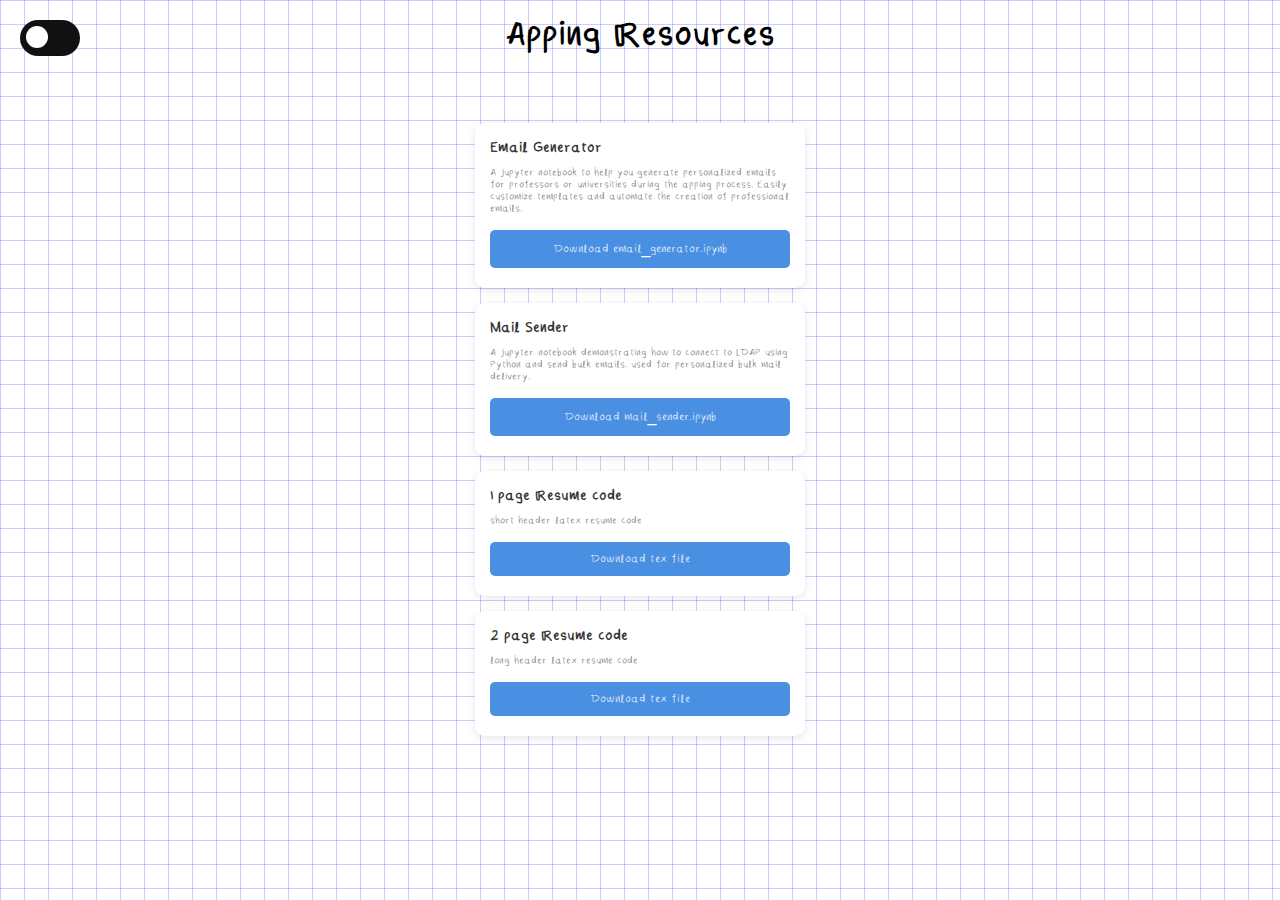
<file: apping_resources.html>
<!DOCTYPE html>
<html lang="en">

<head>
    <meta charset="UTF-8">
    <meta name="viewport" content="width=device-width, initial-scale=1.0">
    <title>Apping Resources</title>
    <link rel="stylesheet" href="style.css">
    <style>
        .container {
            display: flex;
            flex-wrap: wrap;
            justify-content: center;
            padding: 20px;
        }

        .note-card {
            background: white;
            border-radius: 10px;
            box-shadow: 0 2px 8px rgba(0, 0, 0, 0.1);
            margin: 15px;
            padding: 15px;
            width: 300px;
            transition: transform 0.3s ease;
        }

        .note-card:hover {
            transform: scale(1.05);
        }

        .note-title {
            font-size: 1.25rem;
            font-weight: bold;
            margin-bottom: 10px;
            color: #333;
        }

        .note-description {
            font-size: 0.9rem;
            color: #666;
            margin-bottom: 10px;
        }

        .note-link {
            text-decoration: none;
            background: #4a90e2;
            color: white;
            padding: 10px 15px;
            border-radius: 5px;
            display: inline-block;
            text-align: center;
            transition: background 0.3s ease;
            margin: 5px 0;
        }

        .note-link:hover {
            background: #357ab8;
        }

        .note-links {
            display: flex;
            flex-direction: column;
        }
    </style>
</head>

<body>
    <div class="toggle-container">
        <input type="checkbox" class="checkbox" id="checkbox">
        <label for="checkbox" class="checkbox-label">
            <i class="fas fa-moon"></i>
            <i class="fas fa-sun"></i>
            <span class="ball"></span>
        </label>
    </div>

    <header>
        <h1>Apping Resources</h1>
    </header>
    
    <div class="container">
        <div class="notes-box">

            <div class="note-card">
                <div class="note-title">Email Generator</div>
                <div class="note-description">A Jupyter notebook to help you generate personalized emails for professors or universities during the apping process. Easily customize templates and automate the creation of professional emails.</div>
                <div class="note-links">
                    <a href="apping_code/email_generator.ipynb" target="_blank" class="note-link">Download email_generator.ipynb</a>
                </div>
            </div>

            <div class="note-card">
                <div class="note-title">Mail Sender</div>
                <div class="note-description">A Jupyter notebook demonstrating how to connect to LDAP using Python and send bulk emails. Used for personalized bulk mail delivery.</div>
                <div class="note-links">
                    <a href="apping_code/mail_sender.ipynb" target="_blank" class="note-link">Download mail_sender.ipynb</a>
                </div>
            </div>
            <div class="note-card">
                <div class="note-title">1 page Resume code</div>
                <div class="note-description">short header latex resume code</div>
                <div class="note-links">
                    <a href="apping_code/main.tex" target="_blank" class="note-link">Download tex file</a>
                </div>
            </div>
            <div class="note-card">
                <div class="note-title">2 page Resume code</div>
                <div class="note-description">long header latex resume code</div>
                <div class="note-links">
                    <a href="apping_code/main-2.tex" target="_blank" class="note-link">Download tex file</a>
                </div>
            </div>

        </div>
    </div>



    <script>
        const checkbox = document.getElementById("checkbox");
        checkbox.addEventListener("change", () => {
            document.body.classList.toggle("dark-mode");
        });
    </script>
</body>

</html>
</file>
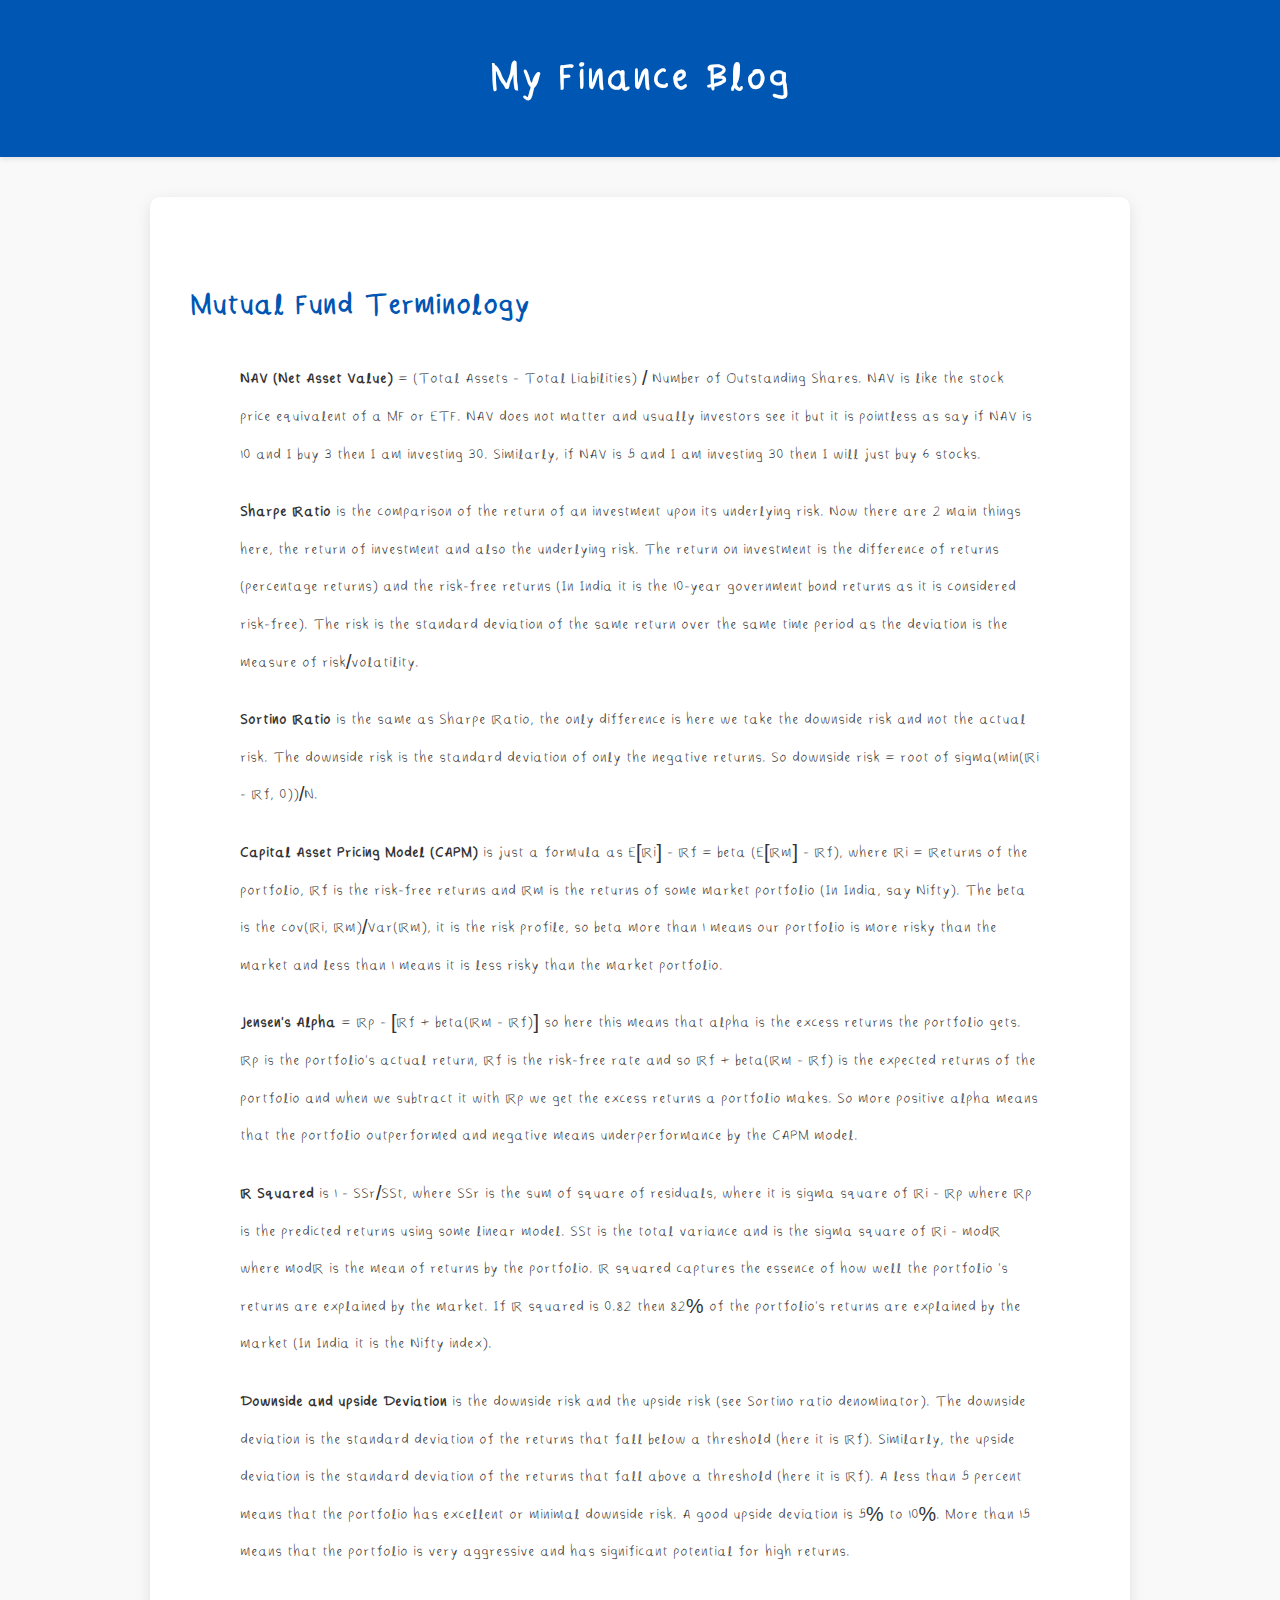
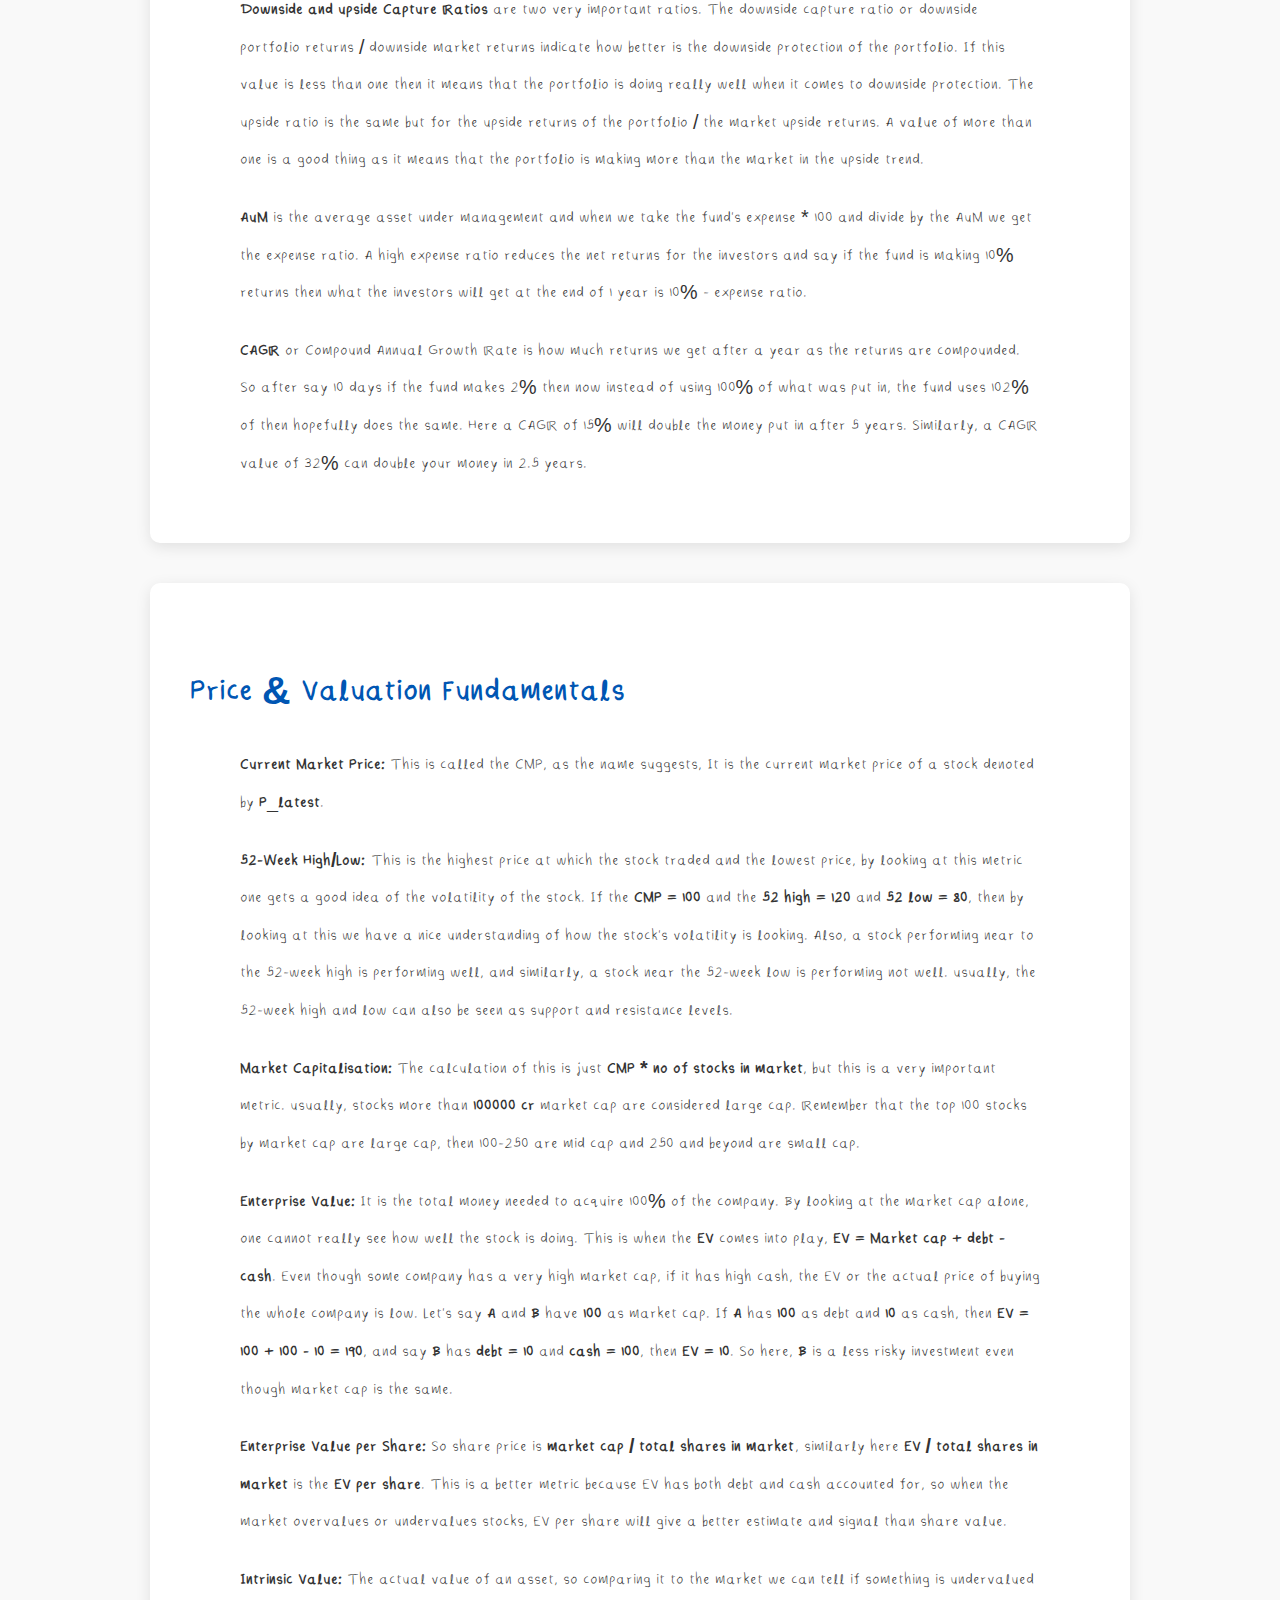
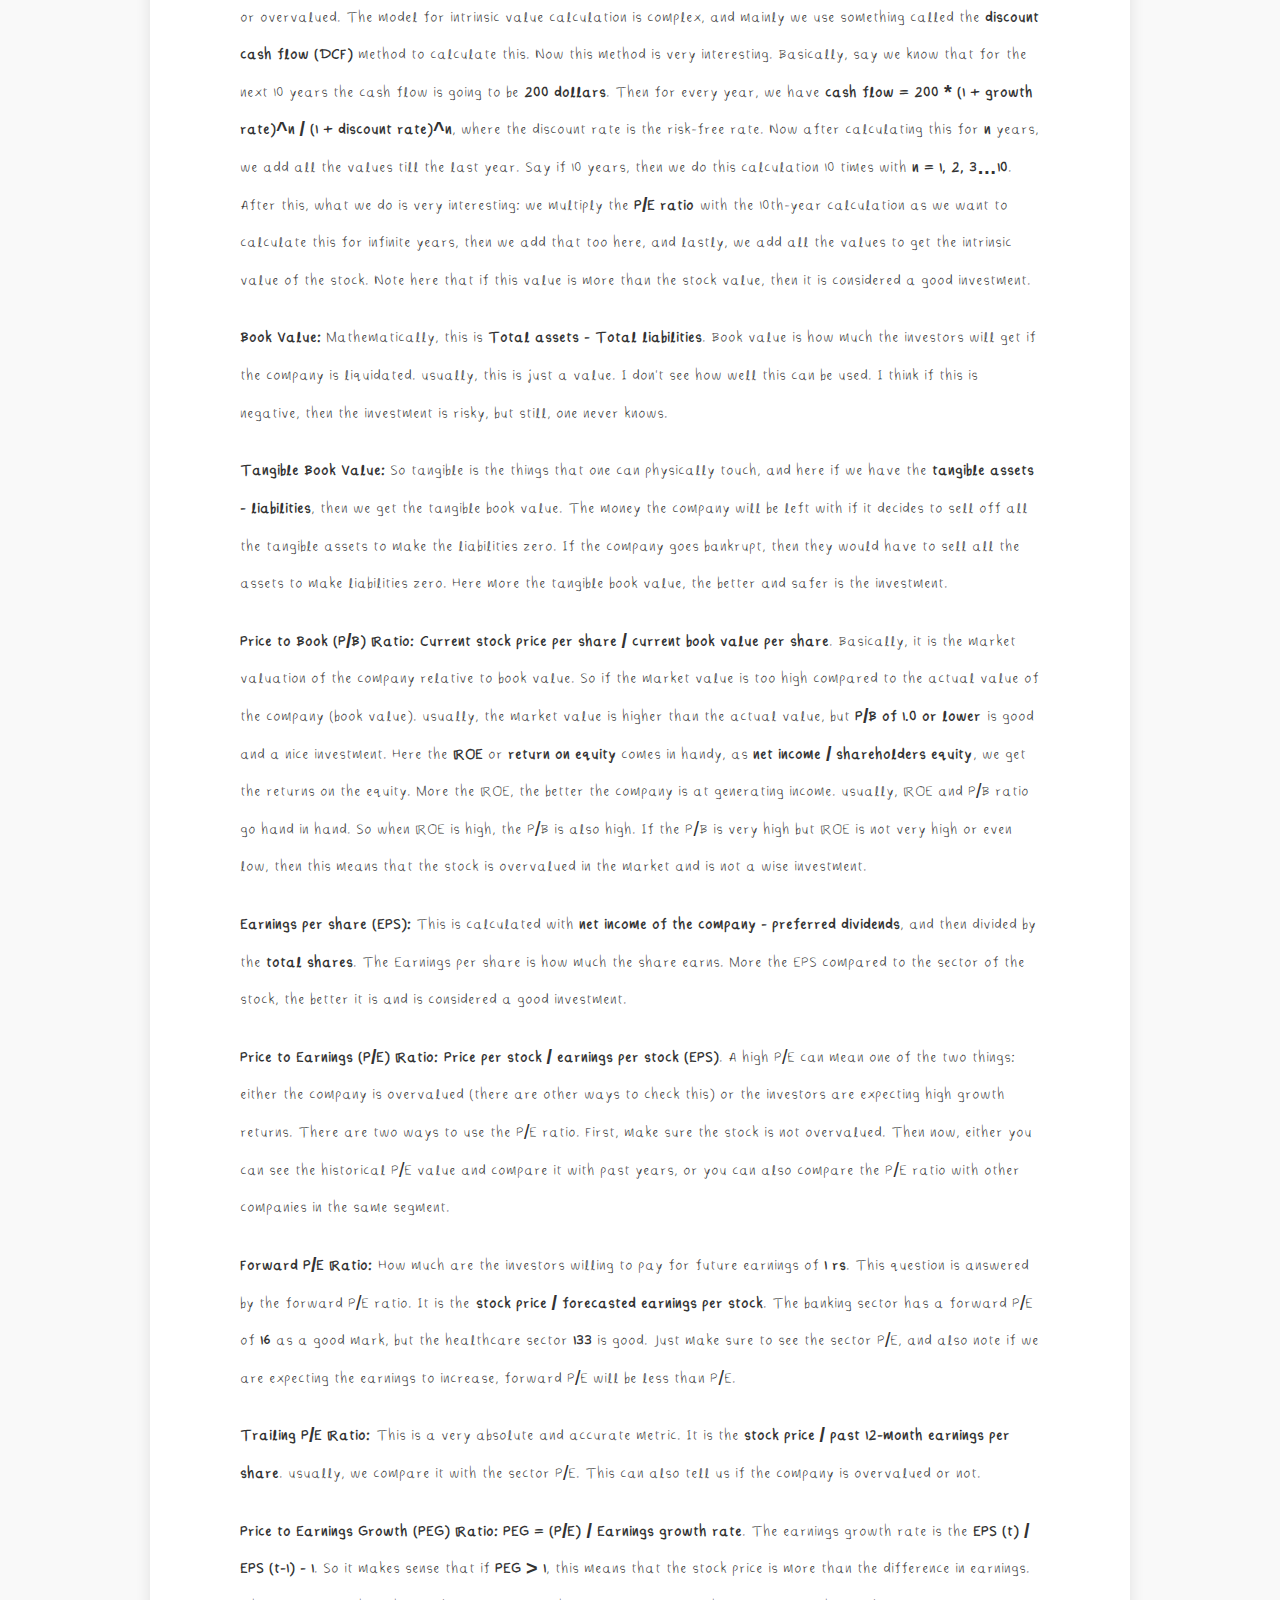
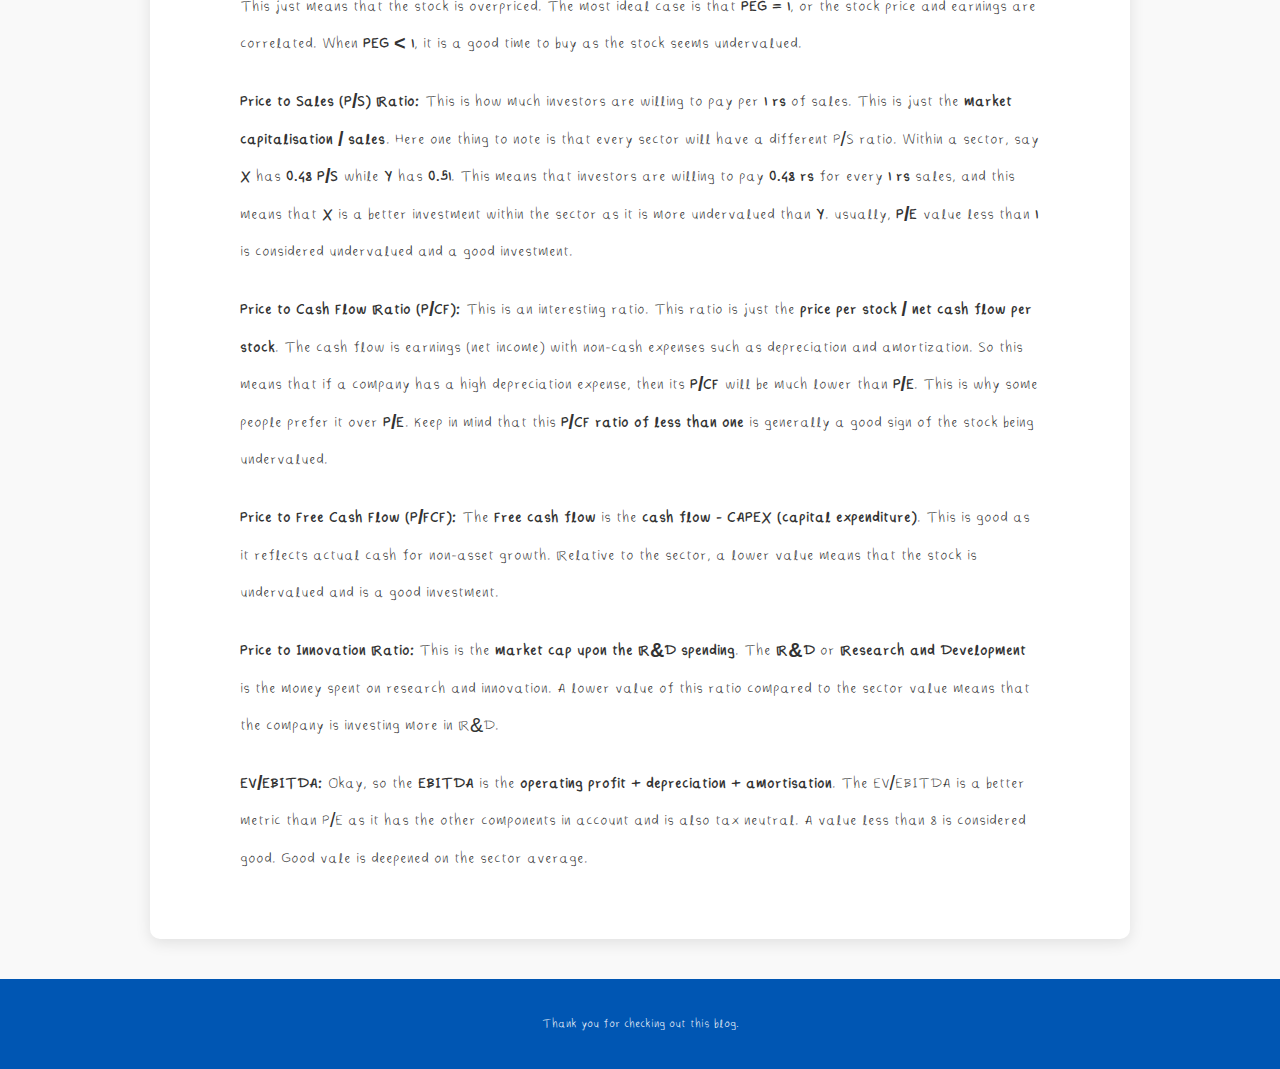
<file: blog.html>
<!DOCTYPE html>
<html lang="en">
<head>
    <meta charset="UTF-8">
    <meta name="viewport" content="width=device-width, initial-scale=1.0">
    <title>My Finance Blog</title>
    <style>
        @font-face {
            font-family: 'CustomFont';
            src: url('your-font.ttf') format('truetype');
        }

        body {
            font-family: 'CustomFont', 'Helvetica Neue', Arial, sans-serif;
            line-height: 1.8; /* Increased line height for better readability */
            margin: 0;
            padding: 0;
            background-color: #f9f9f9;
            color: #333; /* Darker text for better contrast */
            font-size: 18px; /* Increased base font size */
        }
        
        header {
            background: #0056b3;
            color: #fff;
            padding: 30px 0;
            text-align: center;
            box-shadow: 0 2px 5px rgba(0, 0, 0, 0.1);
        }
        
        h1 {
            margin: 0;
            font-size: 3em; /* Larger heading size */
            letter-spacing: 1px;
        }
        
        .container {
            max-width: 900px; /* Increased container width for larger text */
            margin: 40px auto;
            padding: 40px; /* More padding for better spacing */
            background: #fff;
            border-radius: 10px;
            box-shadow: 0 4px 15px rgba(0, 0, 0, 0.1);
            transition: box-shadow 0.3s ease;
        }
        
        .container:hover {
            box-shadow: 0 8px 30px rgba(0, 0, 0, 0.15);
        }
        
        footer {
            text-align: center;
            padding: 15px 0;
            background: #0056b3;
            color: #fff;
            position: relative;
            bottom: 0;
            width: 100%;
            font-size: 16px; /* Adjusted footer text size */
        }
        
        .content {
            margin-top: 30px;
        }
        
        .content h2 {
            color: #0056b3;
            margin-bottom: 20px; /* More spacing below headings */
            font-size: 2.2em; /* Larger subheading size */
        }
        
        .content p {
            margin: 20px 0; /* More spacing between paragraphs */
            line-height: 1.9; /* Increased line height for better readability */
            color: #333; /* Darker text color for better contrast */
            font-size: 1.1em; /* Larger paragraph text */
            max-width: 800px; /* Limit line length for better readability */
            margin-left: auto;
            margin-right: auto;
        }
    </style>
</head>
<body>
<header>
    <h1>My Finance Blog</h1>
</header>

<div class="container">
    <div class="content">
        <h2>Mutual Fund Terminology</h2>
        <p><strong>NAV (Net Asset Value)</strong> = (Total Assets - Total Liabilities) / Number of Outstanding Shares. NAV is like the stock price equivalent of a MF or ETF. NAV does not matter and usually investors see it but it is pointless as say if NAV is 10 and I buy 3 then I am investing 30. Similarly, if NAV is 5 and I am investing 30 then I will just buy 6 stocks.</p>

        <p><strong>Sharpe Ratio</strong> is the comparison of the return of an investment upon its underlying risk. Now there are 2 main things here, the return of investment and also the underlying risk. The return on investment is the difference of returns (percentage returns) and the risk-free returns (In India it is the 10-year government bond returns as it is considered risk-free). The risk is the standard deviation of the same return over the same time period as the deviation is the measure of risk/volatility.</p>

        <p><strong>Sortino Ratio</strong> is the same as Sharpe Ratio, the only difference is here we take the downside risk and not the actual risk. The downside risk is the standard deviation of only the negative returns. So downside risk = root of sigma(min(Ri - Rf, 0))/N.</p>

        <p><strong>Capital Asset Pricing Model (CAPM)</strong> is just a formula as E[Ri] - Rf = beta (E[Rm] - Rf), where Ri = Returns of the portfolio, Rf is the risk-free returns and Rm is the returns of some market portfolio (In India, say Nifty). The beta is the cov(Ri, Rm)/Var(Rm), it is the risk profile, so beta more than 1 means our portfolio is more risky than the market and less than 1 means it is less risky than the market portfolio.</p>

        <p><strong>Jensen’s Alpha</strong> = Rp - [Rf + beta(Rm - Rf)] so here this means that alpha is the excess returns the portfolio gets. Rp is the portfolio’s actual return, Rf is the risk-free rate and so Rf + beta(Rm - Rf) is the expected returns of the portfolio and when we subtract it with Rp we get the excess returns a portfolio makes. So more positive alpha means that the portfolio outperformed and negative means underperformance by the CAPM model.</p>

        <p><strong>R Squared</strong> is 1 - SSr/SSt, where SSr is the sum of square of residuals, where it is sigma square of Ri - Rp where Rp is the predicted returns using some linear model. SSt is the total variance and is the sigma square of Ri - modR where modR is the mean of returns by the portfolio. R squared captures the essence of how well the portfolio ’s returns are explained by the market. If R squared is 0.82 then 82% of the portfolio’s returns are explained by the market (In India it is the Nifty index).</p>

        <p><strong>Downside and Upside Deviation</strong> is the downside risk and the upside risk (see Sortino ratio denominator). The downside deviation is the standard deviation of the returns that fall below a threshold (here it is Rf). Similarly, the upside deviation is the standard deviation of the returns that fall above a threshold (here it is Rf). A less than 5 percent means that the portfolio has excellent or minimal downside risk. A good upside deviation is 5% to 10%. More than 15 means that the portfolio is very aggressive and has significant potential for high returns.</p>

        <p><strong>Downside and Upside Capture Ratios</strong> are two very important ratios. The downside capture ratio or downside portfolio returns / downside market returns indicate how better is the downside protection of the portfolio. If this value is less than one then it means that the portfolio is doing really well when it comes to downside protection. The upside ratio is the same but for the upside returns of the portfolio / the market upside returns. A value of more than one is a good thing as it means that the portfolio is making more than the market in the upside trend.</p>

        <p><strong>AUM</strong> is the average asset under management and when we take the fund’s expense * 100 and divide by the AUM we get the expense ratio. A high expense ratio reduces the net returns for the investors and say if the fund is making 10% returns then what the investors will get at the end of 1 year is 10% - expense ratio.</p>

        <p><strong>CAGR</strong> or Compound Annual Growth Rate is how much returns we get after a year as the returns are compounded. So after say 10 days if the fund makes 2% then now instead of using 100% of what was put in, the fund uses 102% of then hopefully does the same. Here a CAGR of 15% will double the money put in after 5 years. Similarly, a CAGR value of 32% can double your money in 2.5 years.</p>
    </div>
</div>

<div class="container">
    <div class="content">
        <h2>Price & Valuation Fundamentals</h2>

        <p><strong>Current Market Price:</strong> This is called the CMP, as the name suggests, It is the current market price of a stock denoted by <strong>P_latest</strong>.</p>

        <p><strong>52-Week High/Low:</strong> This is the highest price at which the stock traded and the lowest price, by looking at this metric one gets a good idea of the volatility of the stock. If the <strong>CMP = 100</strong> and the <strong>52 high = 120</strong> and <strong>52 low = 80</strong>, then by looking at this we have a nice understanding of how the stock’s volatility is looking. Also, a stock performing near to the 52-week high is performing well, and similarly, a stock near the 52-week low is performing not well. Usually, the 52-week high and low can also be seen as support and resistance levels.</p>

        <p><strong>Market Capitalisation:</strong> The calculation of this is just <strong>CMP * no of stocks in market</strong>, but this is a very important metric. Usually, stocks more than <strong>100000 cr</strong> market cap are considered large cap. Remember that the top 100 stocks by market cap are large cap, then 100-250 are mid cap and 250 and beyond are small cap.</p>

        <p><strong>Enterprise Value:</strong> It is the total money needed to acquire 100% of the company. By looking at the market cap alone, one cannot really see how well the stock is doing. This is when the <strong>EV</strong> comes into play, <strong>EV = Market cap + debt - cash</strong>. Even though some company has a very high market cap, if it has high cash, the EV or the actual price of buying the whole company is low. Let’s say <strong>A</strong> and <strong>B</strong> have <strong>100</strong> as market cap. If <strong>A</strong> has <strong>100</strong> as debt and <strong>10</strong> as cash, then <strong>EV = 100 + 100 - 10 = 190</strong>, and say <strong>B</strong> has <strong>debt = 10</strong> and <strong>cash = 100</strong>, then <strong>EV = 10</strong>. So here, <strong>B</strong> is a less risky investment even though market cap is the same.</p>

        <p><strong>Enterprise Value per Share:</strong> So share price is <strong>market cap / total shares in market</strong>, similarly here <strong>EV / total shares in market</strong> is the <strong>EV per share</strong>. This is a better metric because EV has both debt and cash accounted for, so when the market overvalues or undervalues stocks, EV per share will give a better estimate and signal than share value.</p>

        <p><strong>Intrinsic Value:</strong> The actual value of an asset, so comparing it to the market we can tell if something is undervalued or overvalued. The model for intrinsic value calculation is complex, and mainly we use something called the <strong>discount cash flow (DCF)</strong> method to calculate this. Now this method is very interesting. Basically, say we know that for the next 10 years the cash flow is going to be <strong>200 dollars</strong>. Then for every year, we have <strong>cash flow = 200 * (1 + growth rate)^n / (1 + discount rate)^n</strong>, where the discount rate is the risk-free rate. Now after calculating this for <strong>n</strong> years, we add all the values till the last year. Say if 10 years, then we do this calculation 10 times with <strong>n = 1, 2, 3…10</strong>. After this, what we do is very interesting: we multiply the <strong>P/E ratio</strong> with the 10th-year calculation as we want to calculate this for infinite years, then we add that too here, and lastly, we add all the values to get the intrinsic value of the stock. Note here that if this value is more than the stock value, then it is considered a good investment.</p>

        <p><strong>Book Value:</strong> Mathematically, this is <strong>Total assets - Total liabilities</strong>. Book value is how much the investors will get if the company is liquidated. Usually, this is just a value. I don’t see how well this can be used. I think if this is negative, then the investment is risky, but still, one never knows.</p>

        <p><strong>Tangible Book Value:</strong> So tangible is the things that one can physically touch, and here if we have the <strong>tangible assets - liabilities</strong>, then we get the tangible book value. The money the company will be left with if it decides to sell off all the tangible assets to make the liabilities zero. If the company goes bankrupt, then they would have to sell all the assets to make liabilities zero. Here more the tangible book value, the better and safer is the investment.</p>

        <p><strong>Price to Book (P/B) Ratio:</strong> <strong>Current stock price per share / current book value per share</strong>. Basically, it is the market valuation of the company relative to book value. So if the market value is too high compared to the actual value of the company (book value). Usually, the market value is higher than the actual value, but <strong>P/B of 1.0 or lower</strong> is good and a nice investment. Here the <strong>ROE</strong> or <strong>return on equity</strong> comes in handy, as <strong>net income / shareholders equity</strong>, we get the returns on the equity. More the ROE, the better the company is at generating income. Usually, ROE and P/B ratio go hand in hand. So when ROE is high, the P/B is also high. If the P/B is very high but ROE is not very high or even low, then this means that the stock is overvalued in the market and is not a wise investment.</p>

        <p><strong>Earnings per share (EPS):</strong> This is calculated with <strong>net income of the company - preferred dividends</strong>, and then divided by the <strong>total shares</strong>. The Earnings per share is how much the share earns. More the EPS compared to the sector of the stock, the better it is and is considered a good investment.</p>

        <p><strong>Price to Earnings (P/E) Ratio:</strong> <strong>Price per stock / earnings per stock (EPS)</strong>. A high P/E can mean one of the two things: either the company is overvalued (there are other ways to check this) or the investors are expecting high growth returns. There are two ways to use the P/E ratio. First, make sure the stock is not overvalued. Then now, either you can see the historical P/E value and compare it with past years, or you can also compare the P/E ratio with other companies in the same segment.</p>

        <p><strong>Forward P/E Ratio:</strong> How much are the investors willing to pay for future earnings of <strong>1 rs</strong>. This question is answered by the forward P/E ratio. It is the <strong>stock price / forecasted earnings per stock</strong>. The banking sector has a forward P/E of <strong>16</strong> as a good mark, but the healthcare sector <strong>133</strong> is good. Just make sure to see the sector P/E, and also note if we are expecting the earnings to increase, forward P/E will be less than P/E.</p>

        <p><strong>Trailing P/E Ratio:</strong> This is a very absolute and accurate metric. It is the <strong>stock price / past 12-month earnings per share</strong>. Usually, we compare it with the sector P/E. This can also tell us if the company is overvalued or not.</p>

        <p><strong>Price to Earnings Growth (PEG) Ratio:</strong> <strong>PEG = (P/E) / Earnings growth rate</strong>. The earnings growth rate is the <strong>EPS (t) / EPS (t-1) - 1</strong>. So it makes sense that if <strong>PEG > 1</strong>, this means that the stock price is more than the difference in earnings. This just means that the stock is overpriced. The most ideal case is that <strong>PEG = 1</strong>, or the stock price and earnings are correlated. When <strong>PEG < 1</strong>, it is a good time to buy as the stock seems undervalued.</p>

        <p><strong>Price to Sales (P/S) Ratio:</strong> This is how much investors are willing to pay per <strong>1 rs</strong> of sales. This is just the <strong>market capitalisation / sales</strong>. Here one thing to note is that every sector will have a different P/S ratio. Within a sector, say <strong>X</strong> has <strong>0.48 P/S</strong> while <strong>Y</strong> has <strong>0.51</strong>. This means that investors are willing to pay <strong>0.48 rs</strong> for every <strong>1 rs</strong> sales, and this means that <strong>X</strong> is a better investment within the sector as it is more undervalued than <strong>Y</strong>. Usually, <strong>P/E</strong> value less than <strong>1</strong> is considered undervalued and a good investment.</p>

        <p><strong>Price to Cash Flow Ratio (P/CF):</strong> This is an interesting ratio. This ratio is just the <strong>price per stock / net cash flow per stock</strong>. The cash flow is earnings (net income) with non-cash expenses such as depreciation and amortization. So this means that if a company has a high depreciation expense, then its <strong>P/CF</strong> will be much lower than <strong>P/E</strong>. This is why some people prefer it over <strong>P/E</strong>. Keep in mind that this <strong>P/CF ratio of less than one</strong> is generally a good sign of the stock being undervalued.</p>

        <p><strong>Price to Free Cash Flow (P/FCF):</strong> The <strong>Free cash flow</strong> is the <strong>cash flow - CAPEX (capital expenditure)</strong>. This is good as it reflects actual cash for non-asset growth. Relative to the sector, a lower value means that the stock is undervalued and is a good investment.</p>

        <p><strong>Price to Innovation Ratio:</strong> This is the <strong>market cap upon the R&D spending</strong>. The <strong>R&D</strong> or <strong>Research and Development</strong> is the money spent on research and innovation. A lower value of this ratio compared to the sector value means that the company is investing more in R&D.</p>

        <p><strong>EV/EBITDA:</strong> Okay, so the <strong>EBITDA</strong> is the <strong>operating profit + depreciation + amortisation</strong>. The EV/EBITDA is a better metric than P/E as it has the other components in account and is also tax neutral. A value less than 8 is considered good. Good vale is deepened on the sector average.</p>

        </div>
    </div>

<footer>
    <p> Thank you for checking out this blog.</p>
</footer>

</body>
</html>
</file>
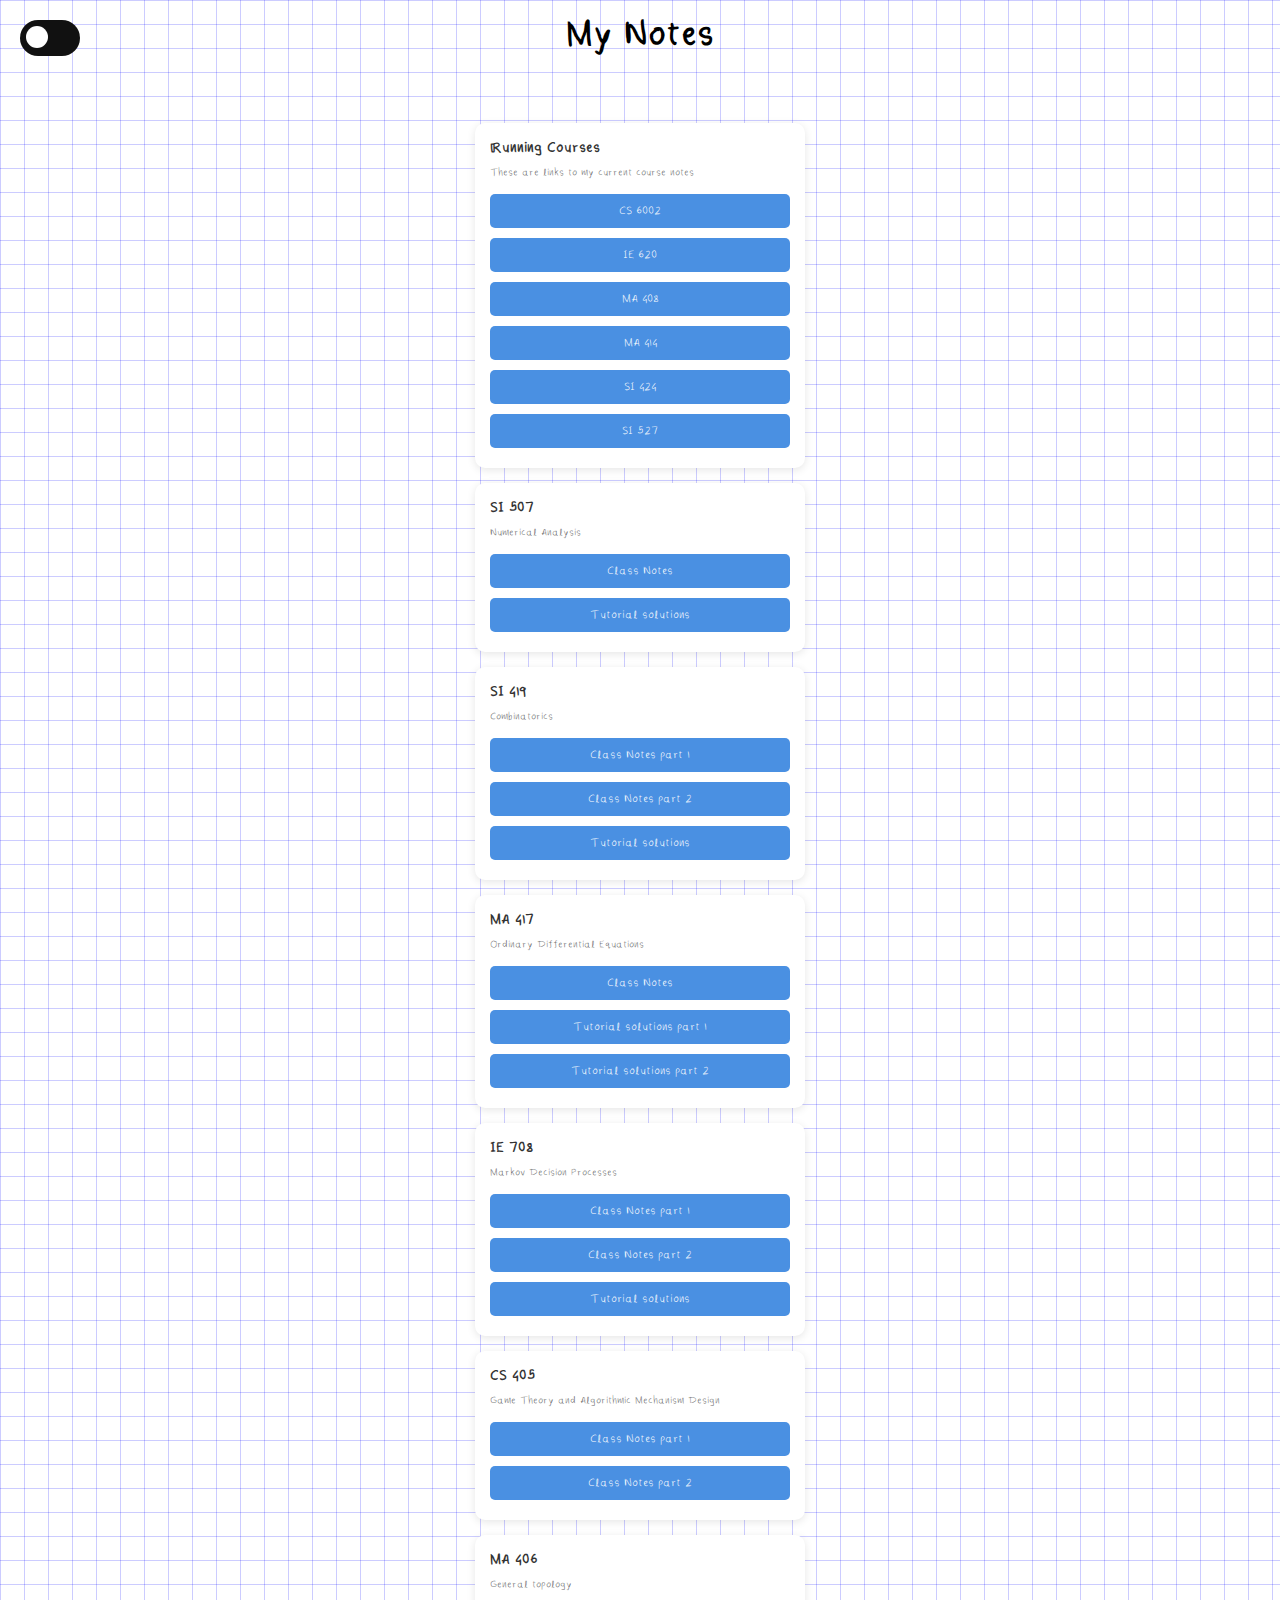
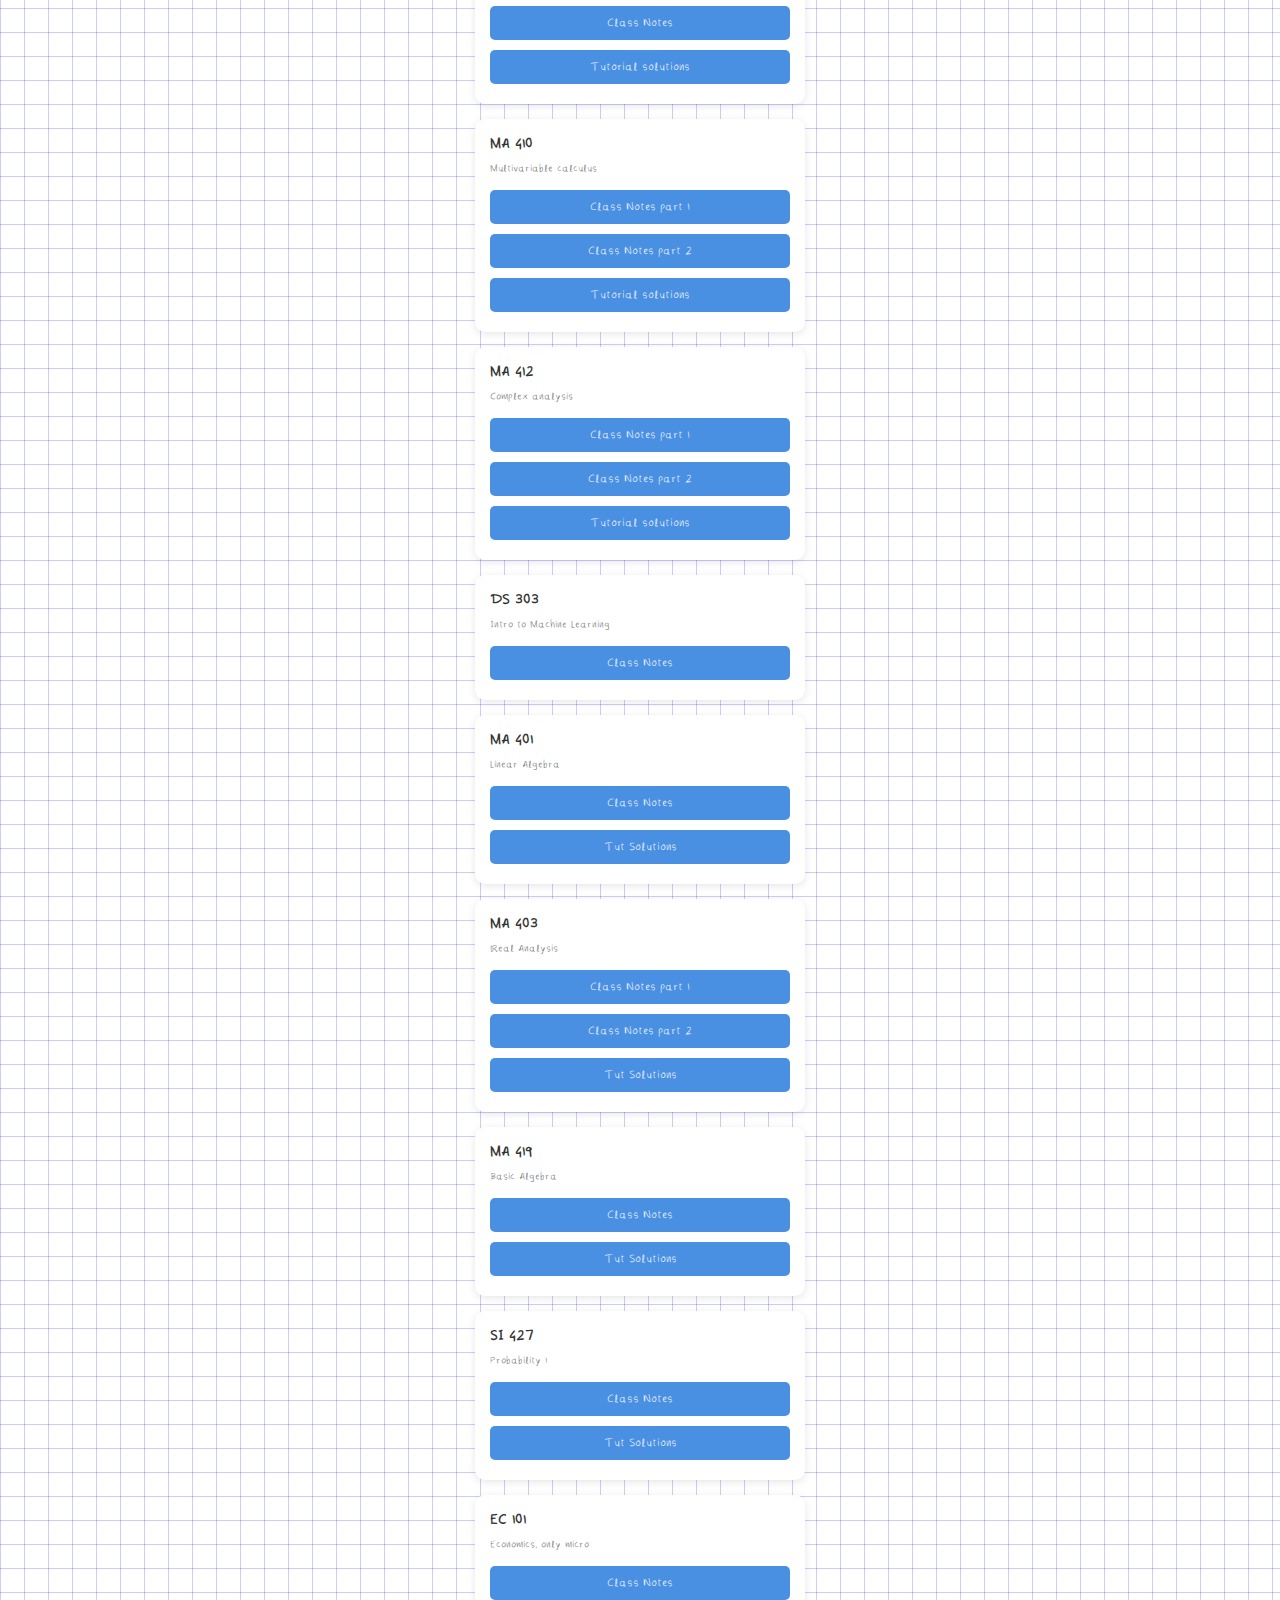
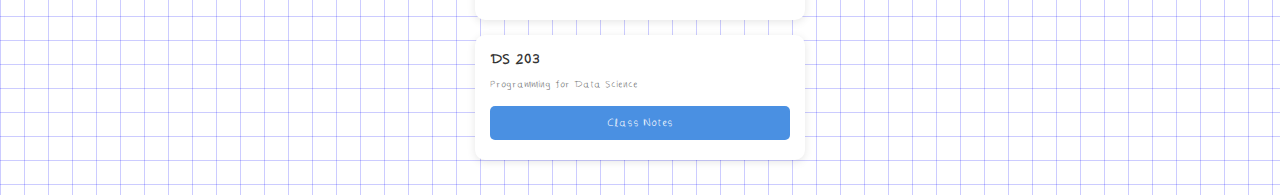
<file: notes.html>
<!DOCTYPE html>
<html lang="en">

<head>
    <meta charset="UTF-8">
    <meta name="viewport" content="width=device-width, initial-scale=1.0">
    <title>My Notes</title>
    <link rel="stylesheet" href="style.css"> <!-- Link to your existing CSS -->
    <style>

        .container {
            display: flex;
            flex-wrap: wrap;
            justify-content: center;
            padding: 20px;
        }


        .note-card {
            background: white;
            border-radius: 10px;
            box-shadow: 0 2px 8px rgba(0, 0, 0, 0.1);
            margin: 15px;
            padding: 15px;
            width: 300px;
            transition: transform 0.3s ease;
        }

        .note-card:hover {
            transform: scale(1.05);
        }

        .note-title {
            font-size: 1.25rem;
            font-weight: bold;
            margin-bottom: 10px;
            color: #333;
        }

        .note-description {
            font-size: 0.9rem;
            color: #666;
            margin-bottom: 10px;
        }

        .note-link {
            text-decoration: none;
            background: #4a90e2;
            color: white;
            padding: 10px 15px;
            border-radius: 5px;
            display: inline-block;
            text-align: center;
            transition: background 0.3s ease;
            margin: 5px 0; /* Space between buttons */
        }

        .note-link:hover {
            background: #357ab8;
        }

        .note-links {
            display: flex;
            flex-direction: column; /* Stack links vertically */
        }
    </style>
</head>

<body>
    <div class="toggle-container">
        <input type="checkbox" class="checkbox" id="checkbox">
        <label for="checkbox" class="checkbox-label">
            <i class="fas fa-moon"></i>
            <i class="fas fa-sun"></i>
            <span class="ball"></span>
        </label>
    </div>

    <header>
        <h1>My Notes</h1>
    </header>
    
    <div class="container">
        <div class="notes-box">

            <div class="note-card">
                <div class="note-title">Running Courses</div>
                <div class="note-description">These are links to my current course notes</div>
                <div class="note-links">
                    <a href="https://iitbacin-my.sharepoint.com/:f:/g/personal/dhairya_iitb_ac_in/IgBxxKi99muES7U9wdSWpOfAAY2ebzBpv8mH9UOXjyGk5GQ?e=E9WUrN" target="_blank" class="note-link">CS 6002</a>
                    <a href="https://iitbacin-my.sharepoint.com/:f:/g/personal/dhairya_iitb_ac_in/IgDG-4RqlS2VQ6fLfd3EnpwpAW1m92wZ9w2ajXb5cO9mDFc?e=TqC0rh" target="_blank" class="note-link">IE 620</a>
                    <a href="https://iitbacin-my.sharepoint.com/:f:/g/personal/dhairya_iitb_ac_in/IgCXGEgbmBVqRYgb3wQvoA5NASvDCwkVYALgQqh54ngUQDo?e=v8yMvk" target="_blank" class="note-link">MA 408</a>
                    <a href="https://iitbacin-my.sharepoint.com/:f:/g/personal/dhairya_iitb_ac_in/IgBw_1bSh4O9QIvW2kxlK4L5AY5YZ2Am186ml2Sb3i7g03k?e=RYW66U" target="_blank" class="note-link">MA 414</a>
                    <a href="https://iitbacin-my.sharepoint.com/:f:/g/personal/dhairya_iitb_ac_in/IgCQVkQIVWZ3QrKS0FoxbZDqAYhN-kbejVAPuWSoTyI3j4U?e=5WfANi" target="_blank" class="note-link">SI 424</a>
                    <a href="https://iitbacin-my.sharepoint.com/:f:/g/personal/dhairya_iitb_ac_in/IgAq0FrbWtanSZlllsm8aE4gAQ4Ol3dRwjOwFuBCiQZ0Q7w?e=NJmpq7" target="_blank" class="note-link">SI 527</a>
                </div>
            </div>

            <div class="note-card">
                <div class="note-title">SI 507</div>
                <div class="note-description">Numerical Analysis</div>
                <div class="note-links">
                    <a href="notes/SI 507.pdf" target="_blank" class="note-link">Class Notes</a>
                    <a href="notes/SI 507 tut.pdf" target="_blank" class="note-link">Tutorial solutions</a>
                </div>
            </div>




            <div class="note-card">
                <div class="note-title">SI 419</div>
                <div class="note-description">Combinatorics</div>
                <div class="note-links">
                    <a href="notes/SI 419_part1.pdf" target="_blank" class="note-link">Class Notes part 1</a>
                    <a href="notes/SI 419_part2.pdf" target="_blank" class="note-link">Class Notes part 2</a>
                    <a href="notes/SI 419 tut.pdf" target="_blank" class="note-link">Tutorial solutions</a>
                </div>
            </div>



            <div class="note-card">
                <div class="note-title">MA 417</div>
                <div class="note-description">Ordinary Differential Equations</div>
                <div class="note-links">
                    <a href="notes/MA 417.pdf" target="_blank" class="note-link">Class Notes</a>
                    <a href="notes/MA 417 tut_part1.pdf" target="_blank" class="note-link">Tutorial solutions part 1</a>
                    <a href="notes/MA 417 tut_part2.pdf" target="_blank" class="note-link">Tutorial solutions part 2</a>
                </div>
            </div>




            <div class="note-card">
                <div class="note-title">IE 708</div>
                <div class="note-description">Markov Decision Processes</div>
                <div class="note-links">
                    <a href="notes/IE 708_part1.pdf" target="_blank" class="note-link">Class Notes part 1</a>
                    <a href="notes/IE 708_part2.pdf" target="_blank" class="note-link">Class Notes part 2</a>
                    <a href="notes/IE 708 tut.pdf" target="_blank" class="note-link">Tutorial solutions</a>
                </div>
            </div>


        

            <div class="note-card">
                <div class="note-title">CS 405</div>
                <div class="note-description">Game Theory and Algorithmic Mechanism Design</div>
                <div class="note-links">
                    <a href="notes/CS 405_part1.pdf" target="_blank" class="note-link">Class Notes part 1</a>
                    <a href="notes/CS 405_part2.pdf" target="_blank" class="note-link">Class Notes part 2</a>
                </div>
            </div>

            
 

            <div class="note-card">
                <div class="note-title">MA 406</div>
                <div class="note-description">General topology</div>
                <div class="note-links">
                    <a href="notes/MA 406.pdf" target="_blank" class="note-link">Class Notes</a>
                    <a href="notes/MA406 tut.pdf" target="_blank" class="note-link">Tutorial solutions</a>
                </div>
            </div>


            <div class="note-card">
                <div class="note-title">MA 410</div>
                <div class="note-description">Multivariable calculus</div>
                <div class="note-links">
                    <a href="notes/MA 410_part1.pdf" target="_blank" class="note-link">Class Notes part 1</a>
                    <a href="notes/MA 410_part2.pdf" target="_blank" class="note-link">Class Notes part 2</a>
                    <a href="notes/MA 410 tut.pdf" target="_blank" class="note-link">Tutorial solutions</a>
                </div>
            </div>

            <div class="note-card">
                <div class="note-title">MA 412</div>
                <div class="note-description">Complex analysis</div>
                <div class="note-links">
                    <a href="notes/MA 412_part1.pdf" target="_blank" class="note-link">Class Notes part 1</a>
                    <a href="notes/MA 412_part2.pdf" target="_blank" class="note-link">Class Notes part 2</a>
                    <a href="notes/MA 412 tut 2.pdf" target="_blank" class="note-link">Tutorial solutions</a>
                </div>
            </div>

            <div class="note-card">
                <div class="note-title">DS 303</div>
                <div class="note-description">Intro to Machine Learning</div>
                <div class="note-links">
                    <a href="notes/DS 303.pdf" target="_blank" class="note-link">Class Notes</a>
                </div>
            </div>

            <div class="note-card">
                <div class="note-title">MA 401</div>
                <div class="note-description">Linear Algebra</div>
                <div class="note-links">
                    <a href="notes/MA401.pdf" target="_blank" class="note-link">Class Notes</a>
                    <a href="notes/MA401 tuts.pdf" target="_blank" class="note-link">Tut Solutions</a>
                </div>
            </div>

            <div class="note-card">
                <div class="note-title">MA 403</div>
                <div class="note-description">Real Analysis</div>
                <div class="note-links">
                    <a href="notes/MA403_1.pdf" target="_blank" class="note-link">Class Notes part 1</a>
                    <a href="notes/MA403_2.pdf" target="_blank" class="note-link">Class Notes part 2</a>
                    <a href="notes/MA403 tuts.pdf" target="_blank" class="note-link">Tut Solutions</a>
                </div>
            </div>

            <div class="note-card">
                <div class="note-title">MA 419</div>
                <div class="note-description">Basic Algebra</div>
                <div class="note-links">
                    <a href="notes/MA419.pdf" target="_blank" class="note-link">Class Notes</a>
                    <a href="notes/MA419 tuts.pdf" target="_blank" class="note-link">Tut Solutions</a>
                </div>
            </div>

            <div class="note-card">
                <div class="note-title">SI 427</div>
                <div class="note-description">Probability 1</div>
                <div class="note-links">
                    <a href="notes/SI427.pdf" target="_blank" class="note-link">Class Notes</a>
                    <a href="notes/SI427 tuts.pdf" target="_blank" class="note-link">Tut Solutions</a>
                </div>
            </div>

            <div class="note-card">
                <div class="note-title">EC 101</div>
                <div class="note-description">Economics, only micro</div>
                <div class="note-links">
                    <a href="notes/EC101.pdf" target="_blank" class="note-link">Class Notes</a>
                </div>
            </div>

            <div class="note-card">
                <div class="note-title">DS 203</div>
                <div class="note-description">Programming for Data Science</div>
                <div class="note-links">
                    <a href="notes/DS203.pdf" target="_blank" class="note-link">Class Notes</a>
                </div>
            </div>





        </div>
    </div>

    <script>
        const checkbox = document.getElementById("checkbox");
 checkbox.addEventListener("change", () => {
            document.body.classList.toggle("dark-mode");
        });
    </script>
</body>

</html>
</file>
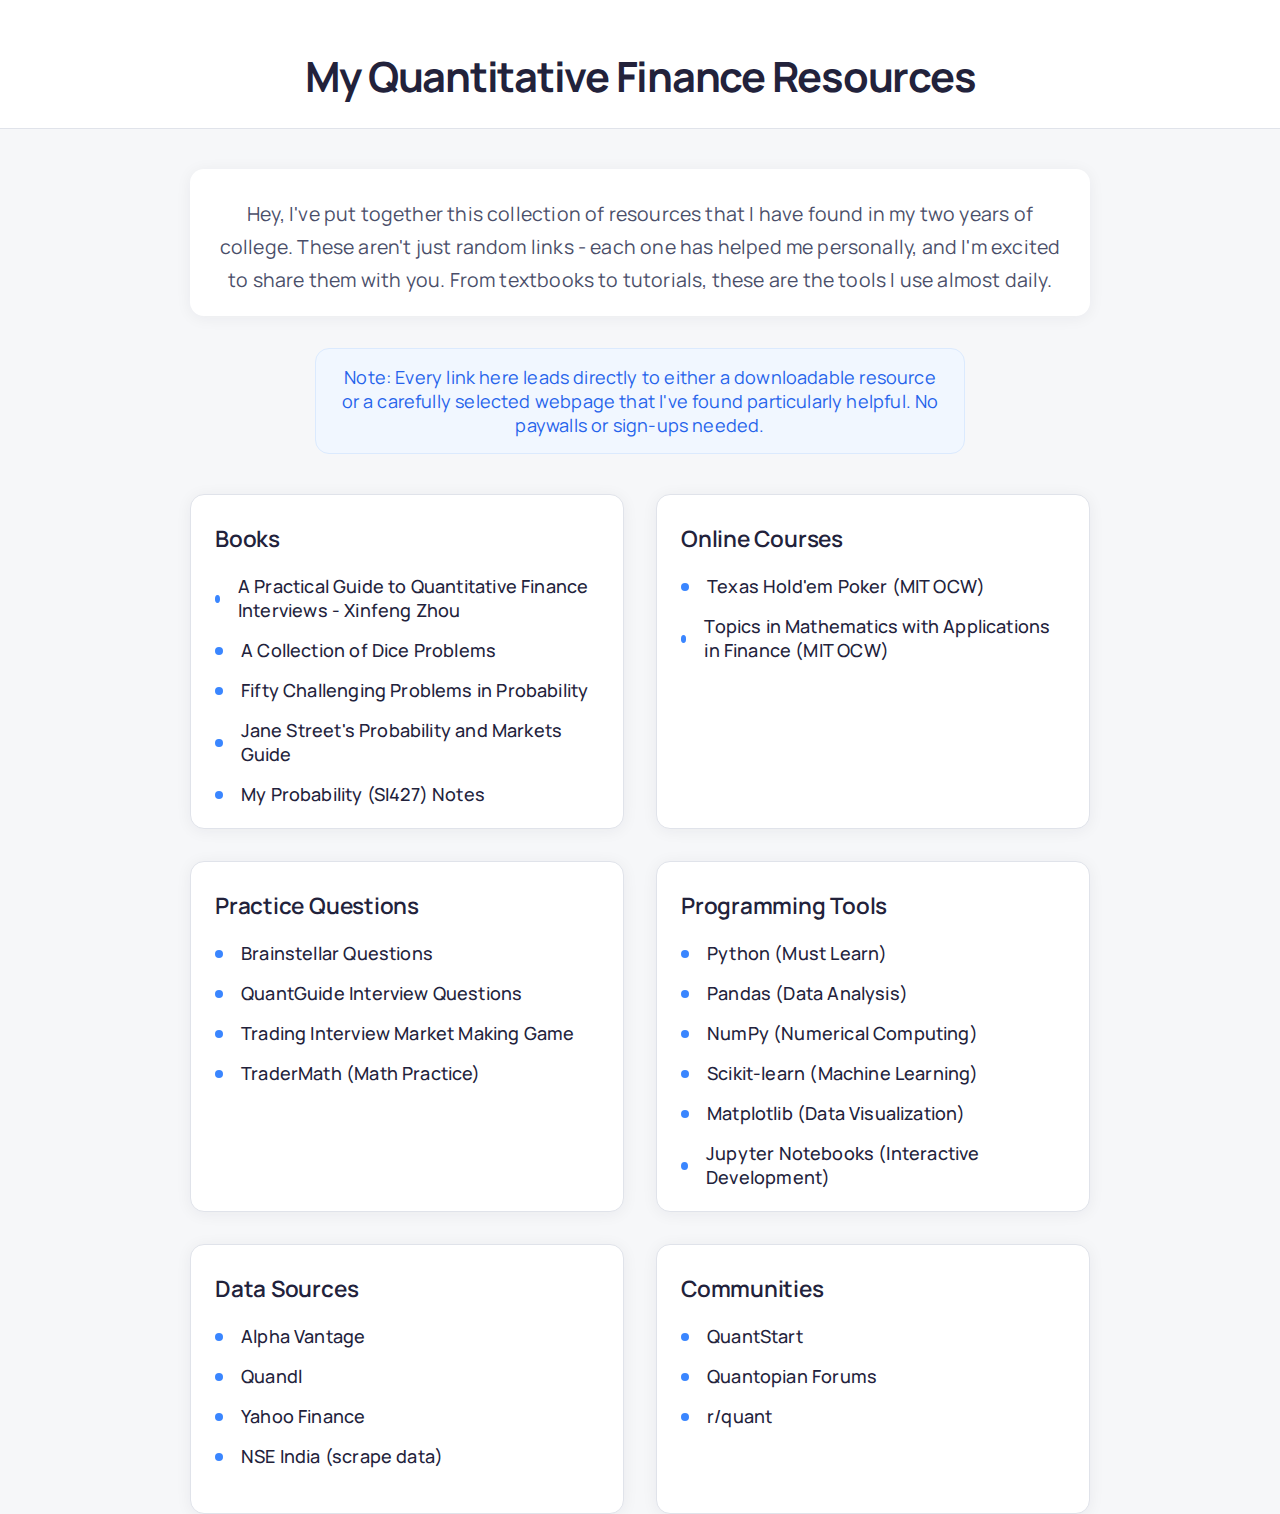
<file: quant_resources.html>
<!DOCTYPE html>
<html lang="en">
<head>
    <meta charset="UTF-8">
    <meta name="viewport" content="width=device-width, initial-scale=1.0">
    <title>Quant Resources</title>
    <link href="https://fonts.googleapis.com/css2?family=Manrope:wght@400;600;700&display=swap" rel="stylesheet">
    <style>
        :root {
            --bg: #f6f7f9;
            --card-bg: #fff;
            --primary: #22223b;
            --secondary: #4a4e69;
            --accent: #3a86ff;
            --border: #e0e3ea;
            --radius: 14px;
            --shadow: 0 2px 16px 0 rgba(34,34,59,0.06);
        }

        html, body {
            height: 100%;
        }

        body {
            font-family: 'Manrope', 'Segoe UI', Arial, sans-serif;
            background: var(--bg);
            color: var(--primary);
            margin: 0;
            min-height: 100vh;
            font-size: 18px;
            letter-spacing: 0.01em;
        }

        header {
            background: #fff;
            padding: 48px 0 24px 0;
            text-align: center;
            border-bottom: 1px solid var(--border);
        }

        h1 {
            font-size: 2.6rem;
            font-weight: 700;
            margin: 0;
            color: var(--primary);
            letter-spacing: -0.03em;
        }

        .container {
            max-width: 900px;
            margin: 0 auto;
            padding: 0 18px;
        }

        .intro-text {
            margin: 40px auto 32px auto;
            background: var(--card-bg);
            border-radius: var(--radius);
            box-shadow: var(--shadow);
            padding: 28px 28px 20px 28px;
            color: var(--secondary);
            font-size: 1.08em;
            line-height: 1.7;
            text-align: center;
        }

        .note {
            margin: 0 auto 40px auto;
            background: #f1f7ff;
            border-radius: var(--radius);
            border: 1px solid #dbeafe;
            color: #2563eb;
            padding: 16px 24px;
            font-size: 1em;
            text-align: center;
            max-width: 600px;
        }

        .resource-grid {
            display: grid;
            grid-template-columns: 1fr 1fr;
            gap: 32px;
            margin-bottom: 60px;
        }

        @media (max-width: 800px) {
            .resource-grid {
                grid-template-columns: 1fr;
                gap: 24px;
            }
        }

        .resource-card {
            background: var(--card-bg);
            border-radius: var(--radius);
            box-shadow: var(--shadow);
            padding: 28px 24px 20px 24px;
            border: 1px solid var(--border);
            display: flex;
            flex-direction: column;
            min-height: 220px;
        }

        .resource-card h3 {
            font-size: 1.25em;
            font-weight: 600;
            color: var(--primary);
            margin: 0 0 18px 0;
            letter-spacing: -0.01em;
        }

        .resource-card ul {
            list-style: none;
            padding: 0;
            margin: 0;
        }

        .resource-card li {
            margin: 0 0 12px 0;
            padding-left: 0;
            display: flex;
            align-items: center;
        }

        .resource-card li:last-child {
            margin-bottom: 0;
        }

        .resource-card li::before {
            content: '';
            display: inline-block;
            width: 8px;
            height: 8px;
            background: var(--accent);
            border-radius: 50%;
            margin-right: 14px;
            margin-top: 1px;
        }

        .resource-card a {
            color: var(--primary);
            text-decoration: none;
            font-weight: 500;
            font-size: 1em;
            border-radius: 6px;
            padding: 2px 4px;
            transition: background 0.18s, color 0.18s;
        }

        .resource-card a:hover {
            background: #e7f0ff;
            color: var(--accent);
        }
    </style>
</head>
<body>
    <header>
        <h1>My Quantitative Finance Resources</h1>
    </header>
    <div class="container">
        <div class="intro-text">
            Hey, I've put together this collection of resources that I have found in my two years of college. These aren't just random links - each one has helped me personally, and I'm excited to share them with you. From textbooks to tutorials, these are the tools I use almost daily.
        </div>
        <div class="note">
            Note: Every link here leads directly to either a downloadable resource or a carefully selected webpage that I've found particularly helpful. No paywalls or sign-ups needed.
        </div>
        <div class="resource-grid">
            <div class="resource-card">
                <h3>Books</h3>
                <ul>
                    <li><a href="quant_resources/a-practical-guide-to-quantitative-finance-interviews.pdf">A Practical Guide to Quantitative Finance Interviews - Xinfeng Zhou</a></li>
                    <li><a href="quant_resources/dice1.pdf">A Collection of Dice Problems</a></li>
                    <li><a href="quant_resources/fifty_challenging_problems_in__2.pdf">Fifty Challenging Problems in Probability</a></li>
                    <li><a href="quant_resources/trading-interview.pdf">Jane Street's Probability and Markets Guide</a></li>
                    <li><a href="notes/SI427.pdf">My Probability (SI427) Notes</a></li>
                </ul>
            </div>
            <div class="resource-card">
                <h3>Online Courses</h3>
                <ul>
                    <li><a href="https://ocw.mit.edu/courses/15-s50-how-to-win-at-texas-holdem-poker-january-iap-2016/">Texas Hold'em Poker (MIT OCW)</a></li>
                    <li><a href="https://ocw.mit.edu/courses/18-s096-topics-in-mathematics-with-applications-in-finance-fall-2013/">Topics in Mathematics with Applications in Finance (MIT OCW)</a></li>
                </ul>
            </div>
            <div class="resource-card">
                <h3>Practice Questions</h3>
                <ul>
                    <li><a href="https://www.brainstellar.com/">Brainstellar Questions</a></li>
                    <li><a href="https://www.quantguide.io/questions">QuantGuide Interview Questions</a></li>
                    <li><a href="https://www.tradinginterview.com/courses/market-making/quizzes/market-making-game/">Trading Interview Market Making Game</a></li>
                    <li><a href="https://www.tradermath.org/">TraderMath (Math Practice)</a></li>
                </ul>
            </div>
            <div class="resource-card">
                <h3>Programming Tools</h3>
                <ul>
                    <li><a href="https://www.python.org/">Python (Must Learn)</a></li>
                    <li><a href="https://pandas.pydata.org/">Pandas (Data Analysis)</a></li>
                    <li><a href="https://numpy.org/">NumPy (Numerical Computing)</a></li>
                    <li><a href="https://scikit-learn.org/">Scikit-learn (Machine Learning)</a></li>
                    <li><a href="https://matplotlib.org/">Matplotlib (Data Visualization)</a></li>
                    <li><a href="https://jupyter.org/">Jupyter Notebooks (Interactive Development)</a></li>
                </ul>
            </div>
            <div class="resource-card">
                <h3>Data Sources</h3>
                <ul>
                    <li><a href="https://www.alphavantage.co/">Alpha Vantage</a></li>
                    <li><a href="https://www.quandl.com/">Quandl</a></li>
                    <li><a href="https://finance.yahoo.com/">Yahoo Finance</a></li>
                    <li><a href="https://www.nseindia.com/">NSE India (scrape data)</a></li>
                </ul>
            </div>
            <div class="resource-card">
                <h3>Communities</h3>
                <ul>
                    <li><a href="https://www.quantstart.com/">QuantStart</a></li>
                    <li><a href="https://www.quantopian.com/posts">Quantopian Forums</a></li>
                    <li><a href="https://www.reddit.com/r/quant/">r/quant</a></li>
                </ul>
            </div>
        </div>
    </div>
</body>
</html>
</file>
<file: style.css>
@font-face {
    font-family: 'MyCustomFont';
    src: url('your-font.ttf') format('truetype');
}

body {
    font-family: 'MyCustomFont', sans-serif;
    background-color: var(--bg-color);
    background-image: linear-gradient(to right, var(--grid-line-color) 1px, transparent 1px),
                      linear-gradient(to bottom, var(--grid-line-color) 1px, transparent 1px);
    background-size: 24px 24px;
    margin: 0;
    padding: 0;
    transition: background 0.2s linear;
}

/* Light and dark mode variables */
:root {
    --bg-color: white;
    --grid-line-color: rgba(0, 0, 255, 0.2); /* Blue for light mode */
    --text-color: black;
}

body.dark-mode {
    --bg-color: #292c35;
    --grid-line-color: rgba(255, 255, 0, 0.4); /* Light yellow for dark mode */
    --text-color: white;
}

/* Toggle button styling */
.toggle-container {
    position: absolute;
    top: 20px;
    left: 20px;
}

.checkbox {
    opacity: 0;
    position: absolute;
}

.checkbox-label {
    background-color: #111;
    width: 50px;
    height: 26px;
    border-radius: 50px;
    position: relative;
    padding: 5px;
    cursor: pointer;
    display: flex;
    justify-content: space-between;
    align-items: center;
}

.fa-moon {
    color: #f1c40f;
}

.fa-sun {
    color: #f39c12;
}

.checkbox-label .ball {
    background-color: #fff;
    width: 22px;
    height: 22px;
    position: absolute;
    left: 6px;
    top: 6px;
    border-radius: 50%;
    transition: transform 0.2s linear;
}

.checkbox:checked + .checkbox-label .ball {
    transform: translateX(24px);
}

/* Content styling */
h1 {
    text-align: center;
    margin-top: 1%;
    font-size: 48px;
    color: var(--text-color);
}

.content {
    display: flex;
    justify-content: center;
    align-items: flex-start;
    margin-top: 2%;
}

.left {
    margin-right: 20px;
}

.photo {
    width: 250px;
    height: auto;
    border-radius: 10px;
    border: 2px solid transparent;
}

.right {
    font-size: 30px;
    color: var(--text-color);
}

.right h2 {
    margin-top: 0;
    line-height: 0.6;
}

.right p {
    margin-top: 5px;
    line-height: 0.2;
}



/* Base styles (for desktop) remain the same */

/* Responsive styles for mobile devices */
@media (max-width: 768px) {
    /* Adjust body font size */
    body {
        font-size: 12px; /* Smaller base font size for mobile */
    }

    h1 {
        font-size: 16px; /* Smaller title size for mobile */
    }

    .content {
        flex-direction: column; /* Stack the left and right sections vertically */
        align-items: center; /* Center align items */
        padding: 10px; /* Add some padding */
    }

    .left {
        margin: 0 0 6px 0; /* Remove right margin and add bottom margin */
    }

    .photo {
        width: 100%; /* Make the image responsive */
        max-width: 200px; /* Set a max width for the image */
        height: auto; /* Maintain aspect ratio */
    }

    .right {
        font-size: 14px; /* Smaller font size for mobile */
    }

    .right h2 {
        font-size: 18px; /* Adjust heading size */
        margin-top: 5px; /* Add some margin */
    }

    h2 {

        text-align: center;
    }

    .right p {
        font-size: 12px; /* Adjust paragraph size */
        margin: 5px 0; /* Add some margin for spacing */
    }
    
    .right a img {
        width: 100%; /* Make the flag counter responsive */
        max-width: 250px; /* Set a maximum width for mobile */
        height: auto; /* Maintain aspect ratio */
    }


    p {
        text-align: center;
    }

    .toggle-container {
        top: 10px; /* Adjust position for smaller screens */
        left: 10px; /* Adjust position for smaller screens */
        z-index: 10; /* Ensure toggle is above other elements */
    }

    /* Add padding to the toggle button */
    .checkbox-label {
        padding: 3px; /* Reduced padding */
    }

    .checkbox-label .ball {
        background-color: #fff;
        width: 22px;
        height: 20px;
        position: absolute;
        left: 5px;
        top: 6px;
        border-radius: 50%;
        transition: transform 0.2s linear;
    }
    
}
</file>
